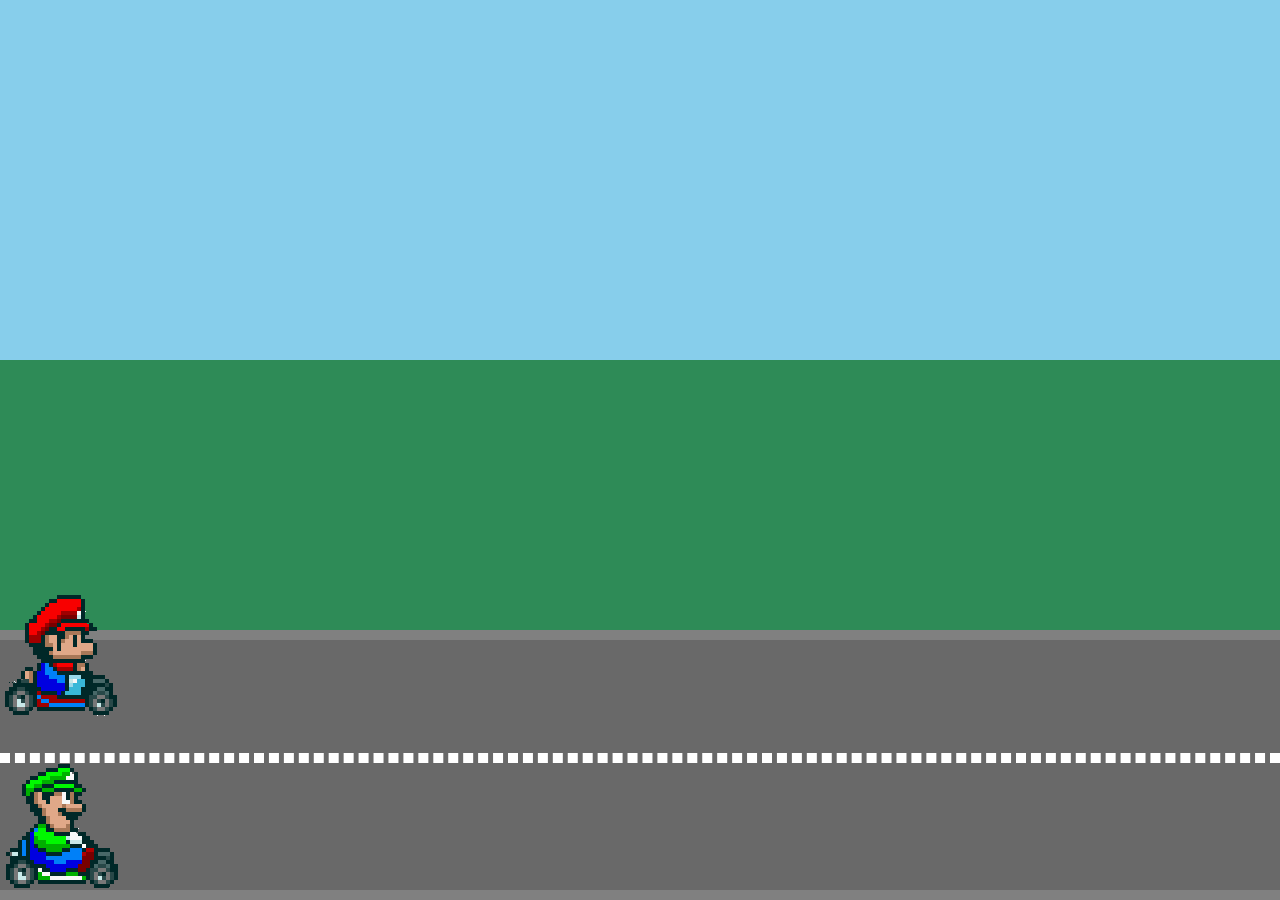
<file: mario-examples/index.html>
<!DOCTYPE html>
<head>
  <title>Mario Kart Animations</title>
  <link href="style1.css" rel="stylesheet" type="text/css">
</head>
<body>
  <div class="sky"></div>
  <div class="grass"></div>
  <div class="road">
    <div class="lines"></div>
    
    <img class="mario" src="./img/mario.png" alt="mario">
    <img class="luigi" src="./img/luigi.png" alt="Luigi">
  </div>
</body>
</file>
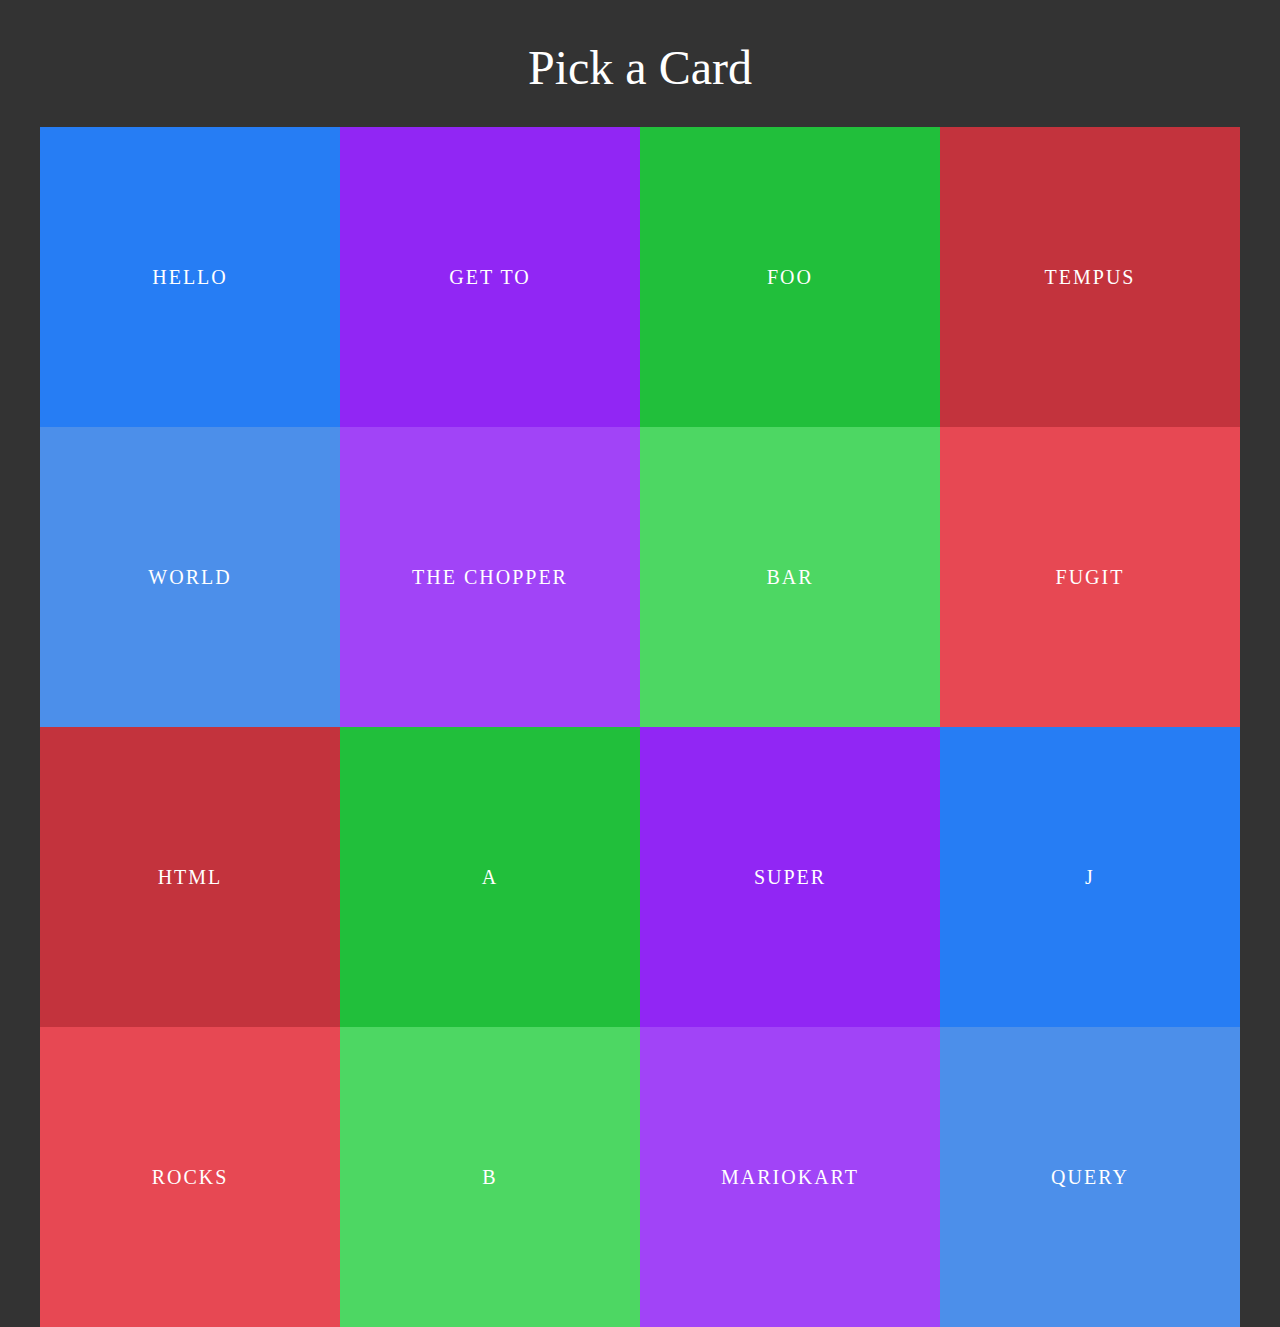
<file: rotate-examples/panels.html>
<!DOCTYPE html>
<head>
  <title>Basket Example</title>
  <link href="style.css" rel="stylesheet" type="text/css">
</head>
<body>
  <div class="wrapper">
    <h1>Pick a Card</h1>
    <ul class="panels">
      <li>
        <div class="front" style="background: #267df4">Hello</div>
        <div class="back" style="background: #4c8fea">World</div>
      </li>
      <li>
        <div class="front" style="background: #9126f4">Get to</div>
        <div class="back" style="background: #a144f7">The chopper</div>
      </li>
      <li>
        <div class="front" style="background: #21bf3b">foo</div>
        <div class="back" style="background: #4dd763">bar</div>
      </li>
      <li>
        <div class="front" style="background: #c3333d">tempus</div>
        <div class="back" style="background: #e74853">fugit</div>
      </li>
      <li>
        <div class="front" style="background: #c3333d">html</div>
        <div class="back" style="background: #e74853">rocks</div>
      </li>
      <li>
        <div class="front" style="background: #21bf3b">A</div>
        <div class="back" style="background: #4dd763">B</div>
      </li>
      <li>
        <div class="front" style="background: #9126f4">Super</div>
        <div class="back" style="background: #a144f7">Mariokart</div>
      </li>
      <li>
        <div class="front" style="background: #267df4">j</div>
        <div class="back" style="background: #4c8fea">Query</div>
      </li>
    </ul>
  </div>
</body>
</file>
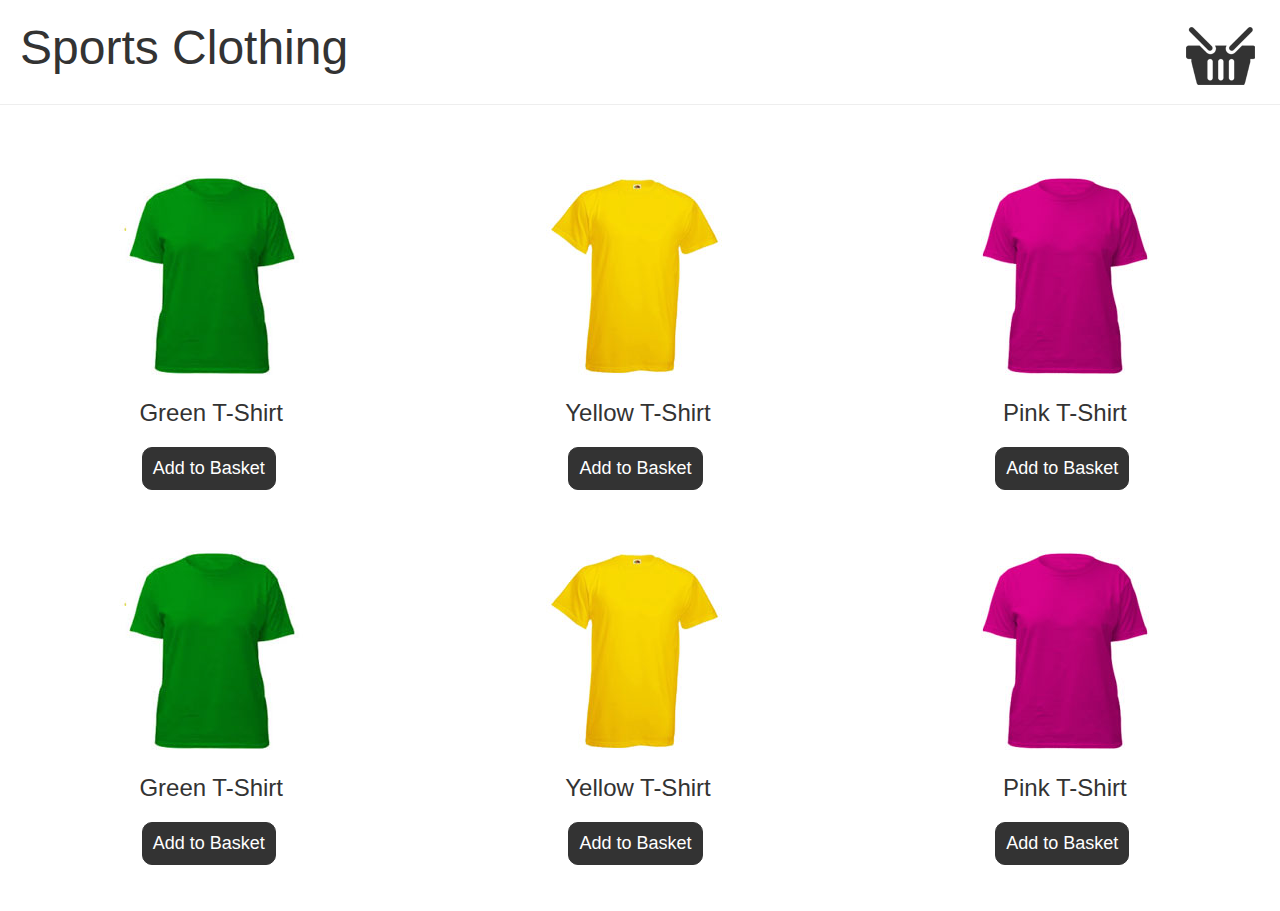
<file: web-examples/basket.html>
<!DOCTYPE html>
<head>
  <title>Basket Example</title>
  <link href="style.css" rel="stylesheet" type="text/css">
  <script src="https://code.jquery.com/jquery-1.12.3.min.js" integrity="sha256-aaODHAgvwQW1bFOGXMeX+pC4PZIPsvn2h1sArYOhgXQ=" crossorigin="anonymous"></script>
</head>
<body class="basket">
  <header>
    <h1>Sports Clothing</h1>
    <div class="basket-icon"><img src="img/basket.png"></div>
  </header>
  <ul class="products">
    <li>
      <img src="img/t-1.jpg">
      <h2>Green T-Shirt</h2>
      <button>Add to Basket</button>
    </li>
    <li>
      <img src="img/t-2.jpg">
      <h2>Yellow T-Shirt</h2>
      <button>Add to Basket</button>
    </li>
    <li>
      <img src="img/t-3.jpg">
      <h2>Pink T-Shirt</h2>
      <button>Add to Basket</button>
    </li>
    <li>
      <img src="img/t-1.jpg">
      <h2>Green T-Shirt</h2>
      <button>Add to Basket</button>
    </li>
    <li>
      <img src="img/t-2.jpg">
      <h2>Yellow T-Shirt</h2>
      <button>Add to Basket</button>
    </li>
    <li>
      <img src="img/t-3.jpg">
      <h2>Pink T-Shirt</h2>
      <button>Add to Basket</button>
    </li>
  </ul>
  <script>
    
  </script>
</body>
</file>
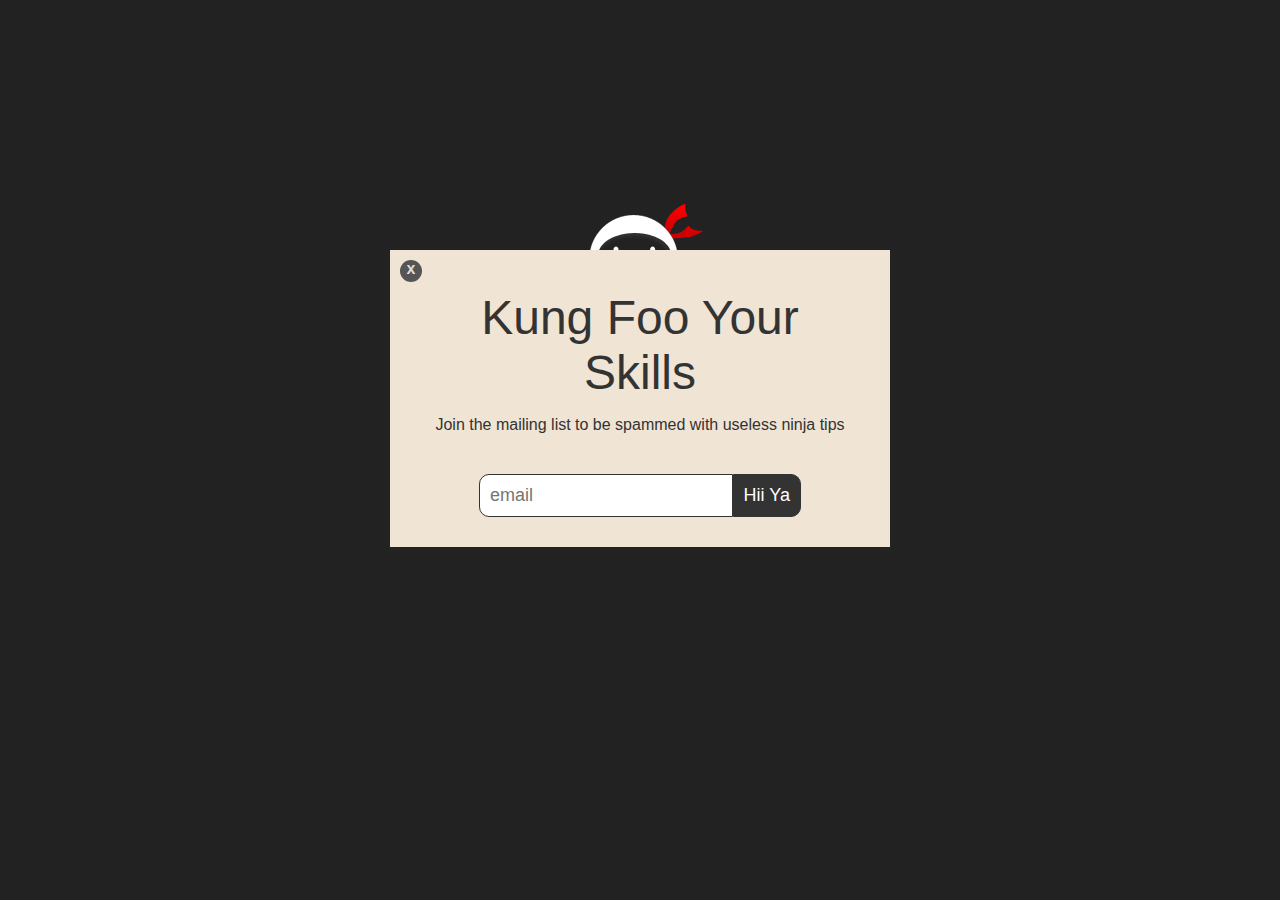
<file: web-examples/pop-up.html>
<!DOCTYPE html>
<head>
  <title>Pop-up Example</title>
  <link href="style.css" rel="stylesheet" type="text/css">
</head>
<body class="pop-up">
  <div id="pop-up">
    <img src="img/ninja.png">
    <div class="container">
      <h1>Kung Foo Your Skills</h1>
      <p>Join the mailing list to be spammed with useless ninja tips</p>
      <input type="email" placeholder="email" required>
      <button>Hii Ya</button>
      <div class="cross">x</div>
    </div>
  </div>
</body>
</file>
<file: mario-examples/style1.css>
/*// BASE STYLES //*/

html, body{
  height: 100%;
  width:100%;
  overflow: hidden;
  margin: 0;
}

.grass, .sky, .road{
  position: relative;
}

.sky{
  height: 40%;
  background: skyblue;
}

.grass{
  height: 30%;
  background: seagreen;
}

.road{
  height: 30%;
  background: dimgrey;
  box-sizing: border-box;
  border-top: 10px solid grey;
  border-bottom: 10px solid grey;
  width: 100%;
}

.lines{
  box-sizing: border-box;
  border: 5px dashed #fff;
  height: 0px;
  width: 100%;
  position: absolute;
  top: 45%;
}

/*// ELEMENTS TO ANIMATE //*/


.mario {

  position: absolute;
  top: -50px;
  left: 0px;
  animation-name: drive;
  animation-duration: 5s;
  animation-fill-mode: both;
  /* animation-delay: 2s; */
  animation-iteration-count: infinite;
}

.luigi {

  position: absolute;
  top: 120px;
  left: 0px;
  animation-name: drive;
  animation-duration: 4s;
  animation-fill-mode: both;
  /* animation-delay: 2s; */
  animation-iteration-count: infinite;
  animation-direction: reverse;
  animation-direction: alternate-reverse;
}
/*// KEYFRAMES //*/


@keyframes drive{

  from { transform: translateX(-200)}
  to   {transform: translateX(1800px)}

  
}
</file>
<file: rotate-examples/style.css>
body{
  background: #333;
  font-family: verdana;
}

.wrapper{
  width: 100%;
  max-width: 1200px;
  margin: 40px auto;
}

h1{
  color: #fff;
  font-weight: normal;
  text-align: center;
  font-size: 48px;
}

.panels{
  list-style-type: none;
  padding: 0;
}

.panels li{
  position: relative;
  width: 25%;
  margin: 0;
  display: block;
  box-sizing: border-box;
  float: left
}

.panels li div{
  width: 100%;
  padding: 50% 0;
  text-align: center;
  color: #fff;
  font-size: 20px;
  text-transform: uppercase;
  letter-spacing: 2px;
  line-height: 0;
  cursor: pointer;
}

/*// ANIMATION STYLES //*/
</file>
<file: web-examples/style.css>
/*// POP-UP BASE STYLES //*/

body{margin: 0; position: relative;}
body.pop-up{background: #222;}
*{
  font-family: Calibri, sans-serif; 
  font-weight: normal;
  color: #333;
}
h1{
  font-size: 48px;
  margin: 10px 0;
}
p{
  margin-bottom: 40px;
}
#pop-up{
  position: relative; 
  top: 200px; 
  width: 500px; 
  margin: 0 auto; 
  text-align: center;
}
#pop-up .container{
  background: #f0e4d4; 
  padding: 30px; 
  position: absolute; 
  top: 50px; 
  width: 100%; 
  box-sizing: border-box;
}
#pop-up input{
  padding: 10px;
  border: 0;
  border-radius: 10px 0 0 10px;
  border: 1px solid #333;
  font-size: 18px;
}
button{
  padding: 10px;
  border: 0;
  color: #fff;
  background: #333;
  margin-left: -5px;
  margin-left: -5px;
  border-radius: 0 10px 10px 0;
  border: 1px solid #333;
  font-size: 18px;
}
.cross{
  position: absolute;
  top: 10px;
  left: 10px;
  background: #555;
  color: #ddd;
  font-weight: bold;
  width: 22px;
  height: 22px;
  text-align: center;
  border-radius: 11px;
}

/*// POP-UP ANIMATION STYLES //*/


/*// BASKET BASE STYLES //*/

header{
  padding: 10px 20px;
  border-bottom: 1px solid #eee;
  background: #fff;
}
header:after{
  display: block;
  content: "";
  clear: both;
}
.basket ul{
  padding: 0;
  margin-top: 40px;
}
.basket li{
  display: inline-block;
  list-style-type: none;
  width: 30%;
  margin: 30px 1.5%;
  text-align: center;
}
.basket button{
  border-radius: 10px;
  cursor: pointer;
}
.basket header div{
  float: right;
  position: relative;
  z-index: 1;
}
.basket header h1{
  float: left;
}

/*// BASKET ANIMATION STYLES //*/
</file>
